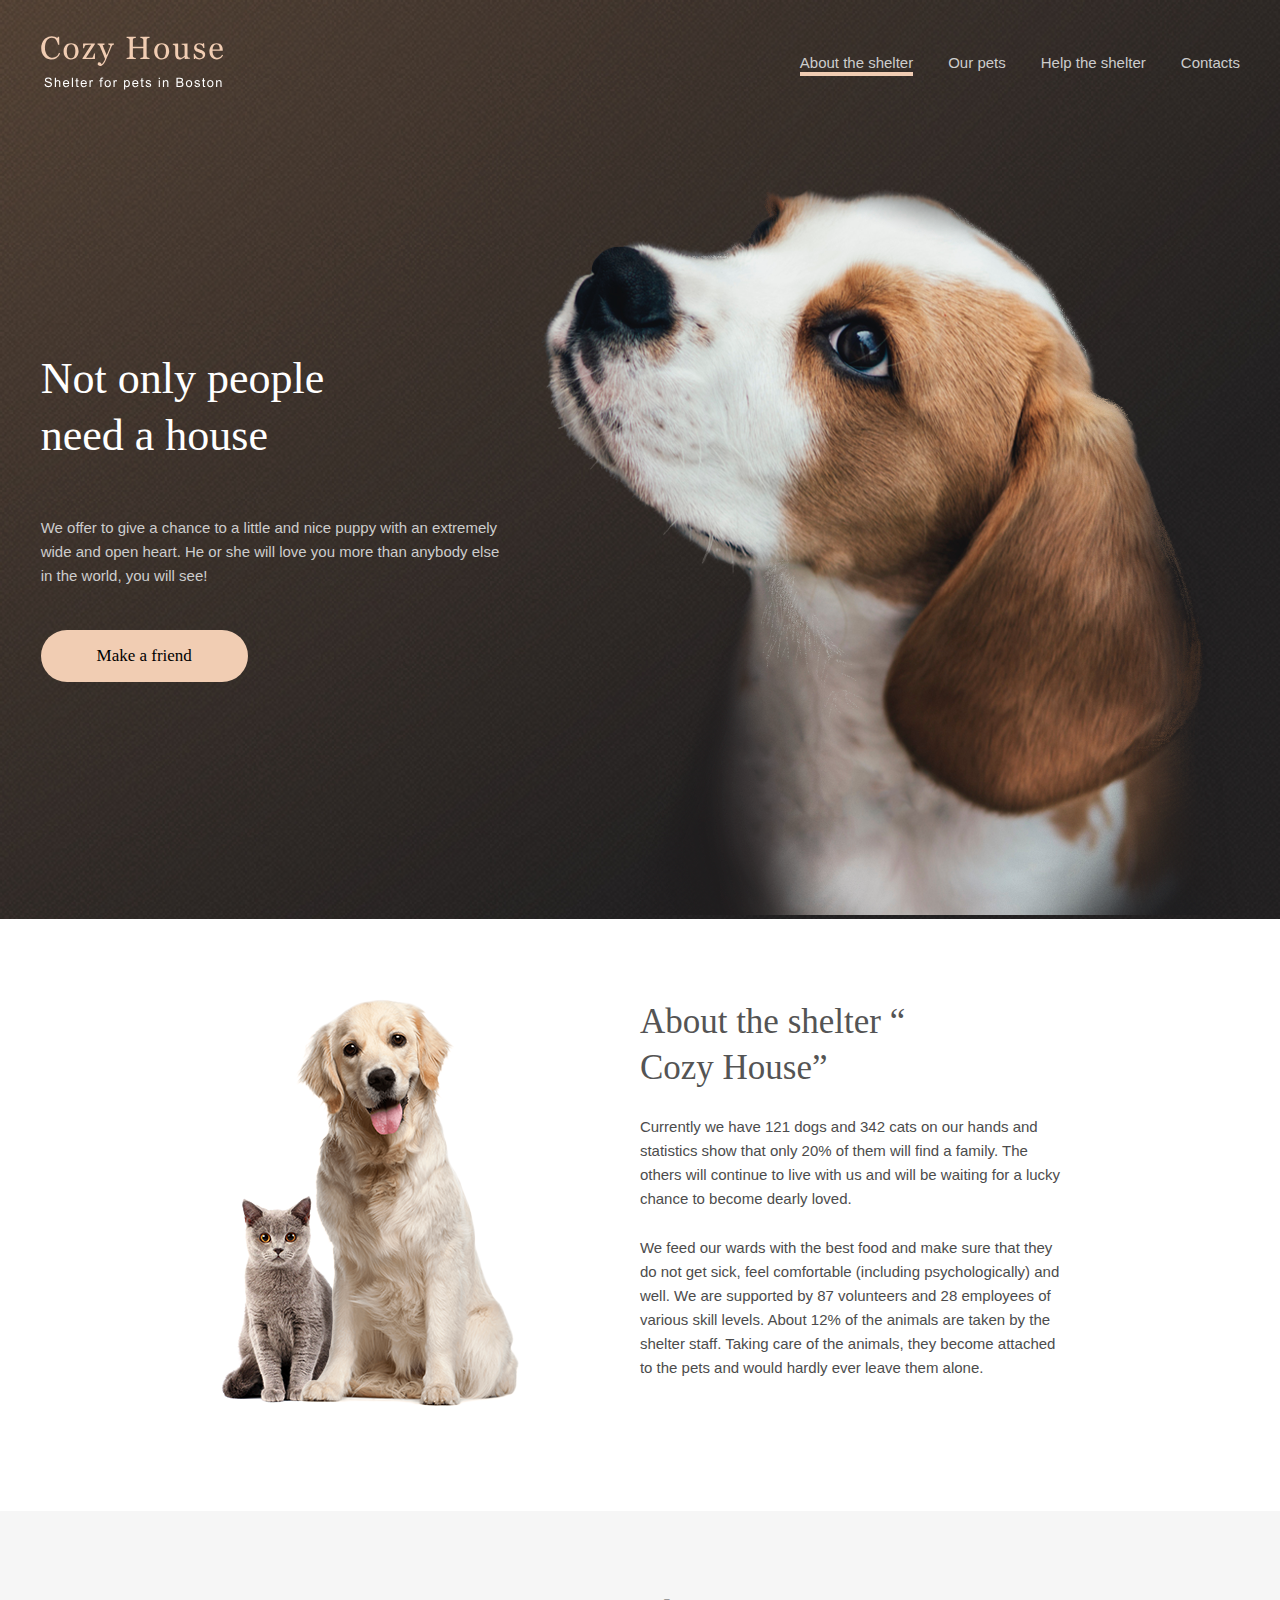
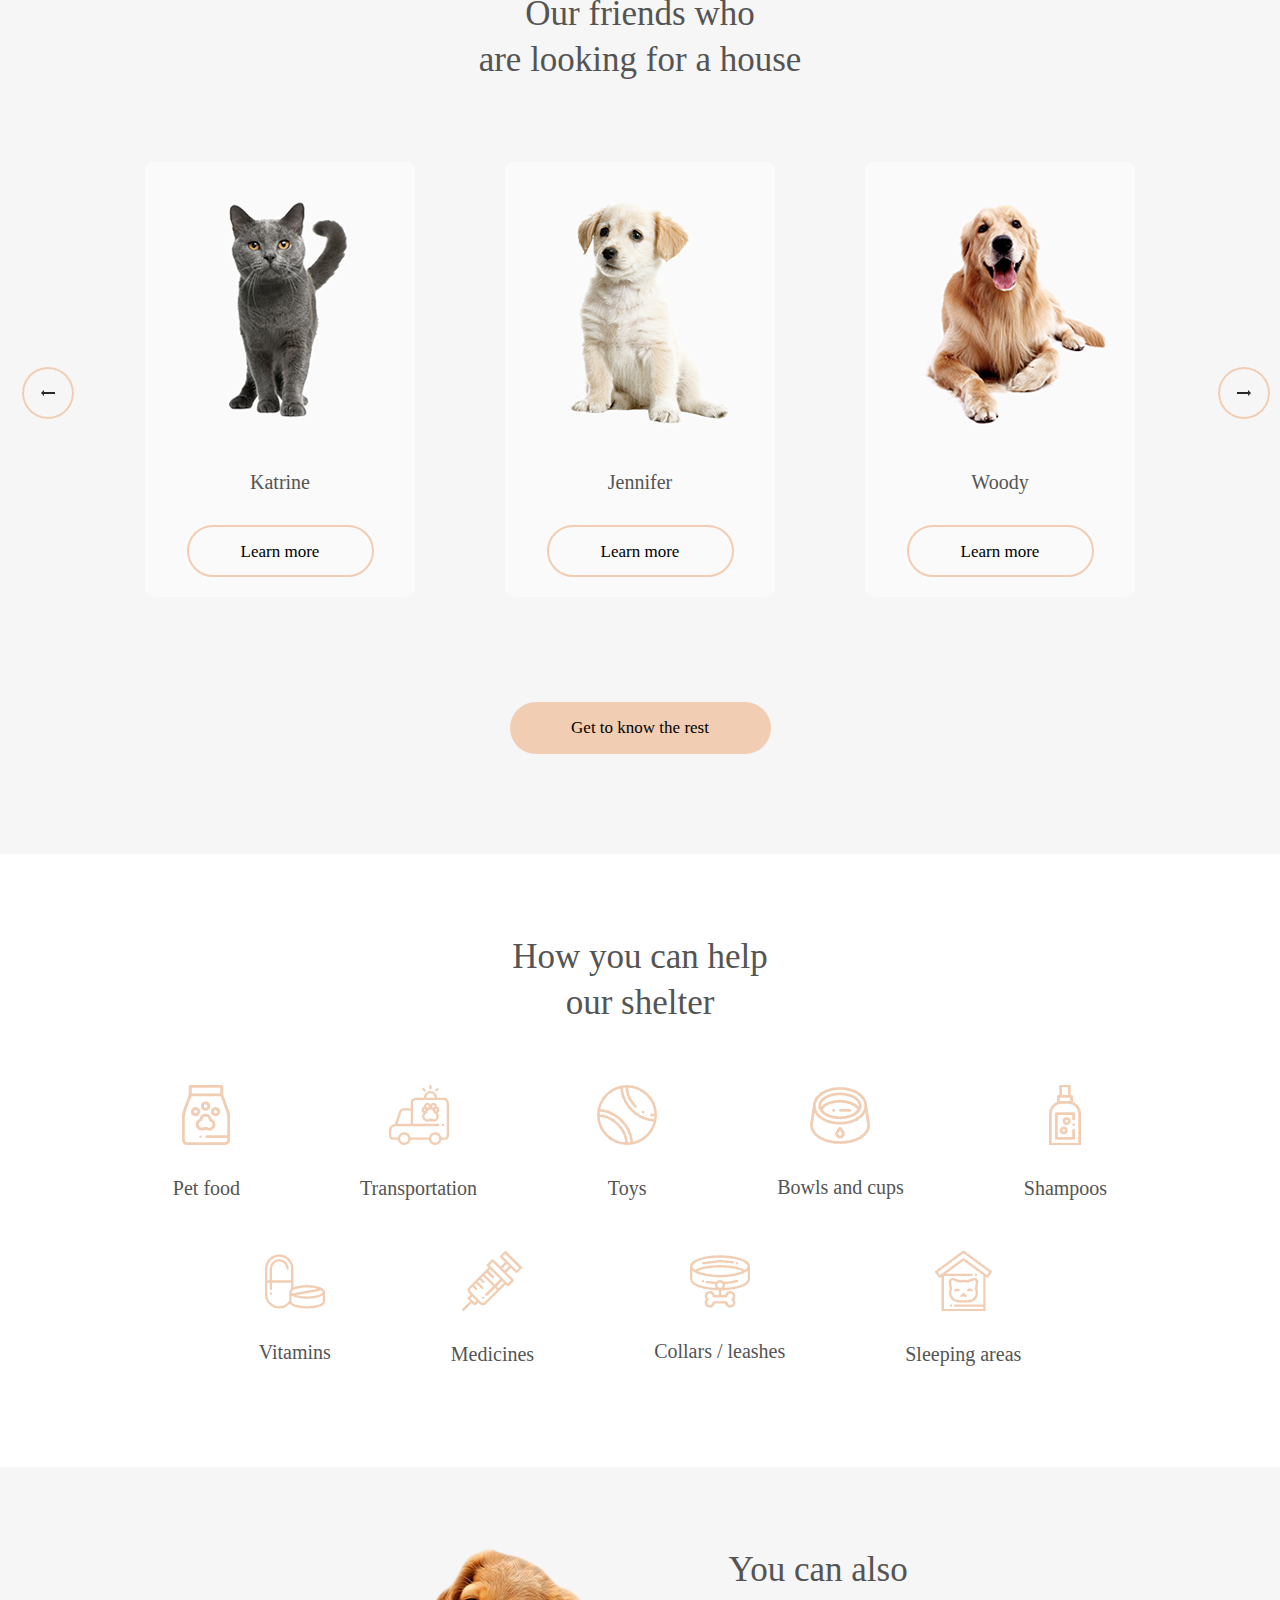
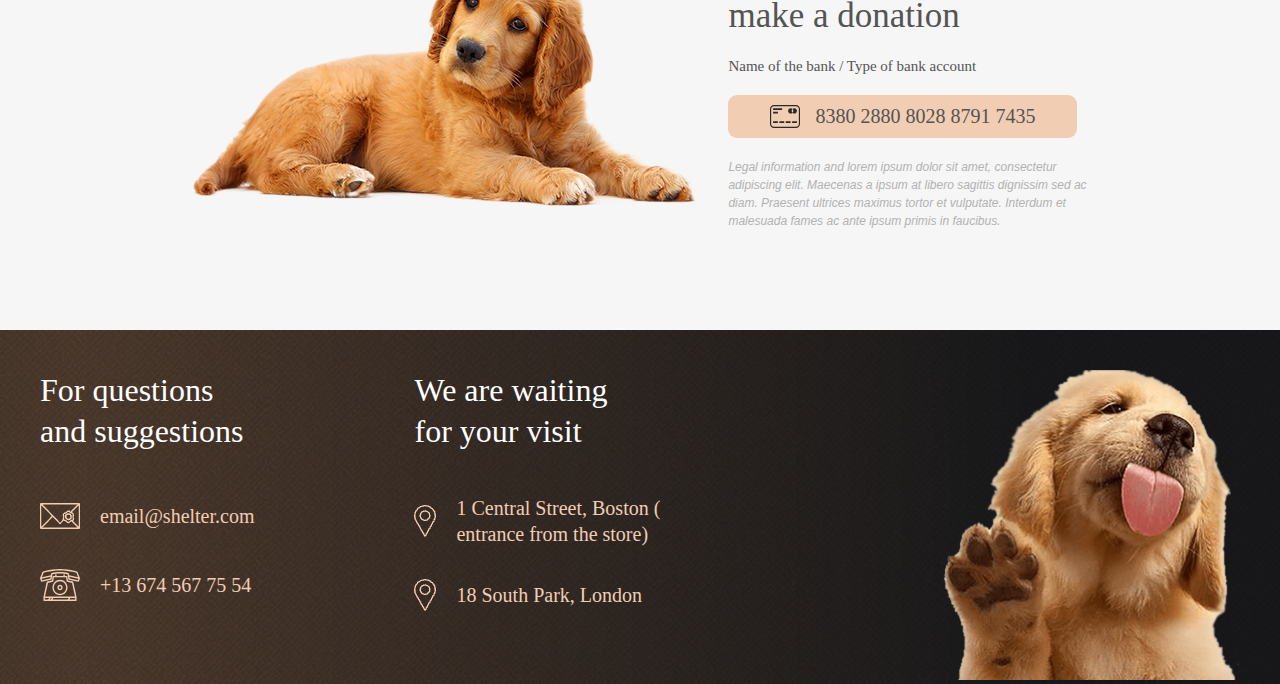
<file: shelter/index.html>
<!-- @format -->

<!DOCTYPE html>
<html lang="en">
  <head>
    <meta charset="UTF-8" />
    <meta name="viewport" content="width=device-width, initial-scale=1.0" />
    <title>Shelter</title>
    <link rel="stylesheet" href="style.css" />
  </head>
  <body>
    <div class="main-container">
      <header class="app-header">
        <div class="app-header__components">
          <div class="app-header__components__title">
            <a href="index.html"
              ><img src="./images/Logo.svg" alt="logo" class="header-img"
            /></a>
          </div>
          <button class="burger-btn" id="burger-btn">
            <span class="btn-span"></span><span class="btn-span"></span
            ><span class="btn-span"></span>
          </button>
          <div class="app-header__components__set-of-links">
            <div>
              <a
                href="#about"
                class="ind-link app-header__components__set-of-links__link1"
                >About the shelter</a
              >
            </div>
            <div>
              <a
                href="./index2.html"
                class="app-header__components__set-of-links__link1"
                >Our pets</a
              >
            </div>
            <div>
              <a
                href="#help"
                class="app-header__components__set-of-links__link1"
                >Help the shelter</a
              >
            </div>
            <div>
              <a
                href="#contacts"
                class="app-header__components__set-of-links__link1"
                >Contacts</a
              >
            </div>
          </div>
        </div>

        <div class="not-only">
          <div class="first-page__content">
            <div class="first-page__content__left">
              <h1 class="app-header__content__left__title">
                Not only people<br />need a house
              </h1>
              <p class="app-header__content__left__subtitle">
                We offer to give a chance to a little and nice puppy with an
                extremely<br />wide and open heart. He or she will love you more
                than anybody else<br />in the world, you will see!
              </p>
              <button class="app-header__content__left__knopka" type="button">
                <span>Make a friend</span>
              </button>
            </div>
            <div class="first-page__content__right">
              <img
                src="./images/start-screen-puppy.png"
                alt="puppy-img"
                class="puppy-img"
              />
            </div>
          </div>
        </div>
      </header>
      <main>
        <div class="about" id="about">
          <div class="container1">
            <div class="container1-left">
              <img
                src="./images/about-pets.png"
                alt="about-pets-img"
                class="about-img"
              />
            </div>
            <div class="container1-right">
              <h2 class="h2-about">About the shelter “<br />Cozy House”</h2>
              <p class="p-about">
                Currently we have 121 dogs and 342 cats on our hands and<br />
                statistics show that only 20% of them will find a family. The<br />
                others will continue to live with us and will be waiting for a
                lucky<br />
                chance to become dearly loved.
              </p>
              <p class="p-about">
                We feed our wards with the best food and make sure that they<br />do
                not get sick, feel comfortable (including psychologically)
                and<br />
                well. We are supported by 87 volunteers and 28 employees of<br />
                various skill levels. About 12% of the animals are taken by
                the<br />
                shelter staff. Taking care of the animals, they become
                attached<br />to the pets and would hardly ever leave them
                alone.
              </p>
            </div>
          </div>
        </div>
        <div class="our-friends">
          <div class="third-page_content">
            <h2 class="third-page_title">
              Our friends who<br />are looking for a house
            </h2>
            <div class="cards-container">
              <button type="button" class="container-btn dekstop-btn btn-back">
                <img
                  src="./images/button_arrow_left.png"
                  alt="btn-left"
                  class="img-slider-back"
                />
              </button>
              <div class="cards-slider">
                <div class="slider-line">
                  <div class="card1">
                    <a href="#" class="card katrine-card">
                      <div class="card-img">
                        <img src="./images/pets-katrine.png" alt="cat-img" />
                      </div>
                      <div class="card-name">
                        <h4>Katrine</h4>
                      </div>
                      <div>
                        <button type="button" class="card-btn">
                          <span>Learn more</span>
                        </button>
                      </div>
                    </a>
                  </div>
                  <div class="card2">
                    <a href="#" class="card jennifer-card">
                      <div class="card-img">
                        <img src="./images/pets-jennifer.png" alt="puppy-img" />
                      </div>
                      <div class="card-name">
                        <h4>Jennifer</h4>
                      </div>
                      <div>
                        <button type="button" class="card-btn">
                          <span>Learn more</span>
                        </button>
                      </div>
                    </a>
                  </div>
                  <div class="card3">
                    <a href="#" class="card woody-card">
                      <div class="card-img">
                        <img src="./images/pets-woody.png" alt="dog-img" />
                      </div>
                      <div class="card-name">
                        <h4>Woody</h4>
                      </div>
                      <div>
                        <button type="button" class="card-btn">
                          <span>Learn more</span>
                        </button>
                      </div>
                    </a>
                  </div>
                  <div class="card4">
                    <a href="#" class="card sophia-card">
                      <div class="card-img">
                        <img src="./images/pets-katrine2.png" alt="puppy-img" />
                      </div>
                      <div class="card-name">
                        <h4>Sophia</h4>
                      </div>
                      <div>
                        <button type="button" class="card-btn">
                          <span>Learn more</span>
                        </button>
                      </div>
                    </a>
                  </div>
                  <div class="card5">
                    <a href="#" class="card timmy-card">
                      <div class="card-img">
                        <img src="./images/pets-timmy.png" alt="cat-img" />
                      </div>
                      <div class="card-name">
                        <h4>Timmy</h4>
                      </div>
                      <div>
                        <button type="button" class="card-btn">
                          <span>Learn more</span>
                        </button>
                      </div>
                    </a>
                  </div>
                  <div class="card6">
                    <a href="#" class="card charly-card">
                      <div class="card-img">
                        <img src="./images/pets-charly.png" alt="dog-img" />
                      </div>
                      <div class="card-name">
                        <h4>Charly</h4>
                      </div>
                      <div>
                        <button type="button" class="card-btn">
                          <span>Learn more</span>
                        </button>
                      </div>
                    </a>
                  </div>
                  <div class="card7">
                    <a href="#" class="card pred-last-card">
                      <div class="card-img">
                        <img src="./images/pets-scarlet.png" alt="dog-img" />
                      </div>
                      <div class="card-name">
                        <h4>Scarlet</h4>
                      </div>
                      <div>
                        <button type="button" class="card-btn">
                          <span>Learn more</span>
                        </button>
                      </div>
                    </a>
                  </div>
                  <div class="card8">
                    <a href="#" class="card last-card">
                      <div class="card-img">
                        <img src="./images/pets-katrine3.png" alt="cat-img" />
                      </div>
                      <div class="card-name">
                        <h4>Freddie</h4>
                      </div>
                      <div>
                        <button type="button" class="card-btn">
                          <span>Learn more</span>
                        </button>
                      </div>
                    </a>
                  </div>
                </div>
              </div>
              <button type="button" class="container-btn dekstop-btn btn-next">
                <img
                  src="./images/button_arrow_right.png"
                  alt="btn-right"
                  class="img-slider-next"
                />
              </button>
              <div class="mobile-buttons">
                <button type="button" class="container-btn">
                  <img src="./images/button_arrow_left.png" alt="btn-left" />
                </button>
                <button type="button" class="container-btn">
                  <img src="./images/button_arrow_right.png" alt="btn-right" />
                </button>
              </div>
            </div>
            <button
              class="button2"
              type="button"
              onclick="window.location.href='index2.html';"
            >
              <span>Get to know the rest</span>
            </button>
          </div>
        </div>
        <div class="help" id="help">
          <div class="fourth-page_content">
            <div>
              <h2 class="fourth-page_title">
                How you can help<br />our shelter
              </h2>
            </div>
            <div class="icons">
              <figure class="icon-fig">
                <img
                  src="./images/Vector1.png"
                  alt="vector-icon"
                  class="icon-image"
                />
                <figcaption>Pet food</figcaption>
              </figure>
              <figure class="icon-fig">
                <img
                  src="./images/transportation.png"
                  alt="transport-icon"
                  class="icon-image"
                />
                <figcaption>Transportation</figcaption>
              </figure>

              <figure class="icon-fig">
                <img
                  src="./images/toys.png"
                  alt="toy-icon"
                  class="icon-image"
                />
                <figcaption>Toys</figcaption>
              </figure>

              <figure class="icon-fig">
                <img
                  src="./images/bowls-and-cups.png"
                  alt="bowls-icon"
                  class="icon-image"
                />
                <figcaption>Bowls and cups</figcaption>
              </figure>

              <figure class="icon-fig">
                <img
                  src="./images/shampoos.png"
                  alt="shampoos-icon"
                  class="icon-image"
                />
                <figcaption>Shampoos</figcaption>
              </figure>

              <figure class="icon-fig">
                <img
                  src="./images/vitamins.png"
                  alt="vitamins-icon"
                  class="icon-image"
                />
                <figcaption>Vitamins</figcaption>
              </figure>

              <figure class="icon-fig">
                <img
                  src="./images/medicines.png"
                  alt="medicines-icon"
                  class="icon-image"
                />
                <figcaption>Medicines</figcaption>
              </figure>

              <figure class="icon-fig">
                <img
                  src="./images/collars-or-leashes.png"
                  alt="collars-icon"
                  class="icon-image"
                />
                <figcaption>Collars / leashes</figcaption>
              </figure>

              <figure class="icon-fig">
                <img
                  src="./images/sleeping-area.png"
                  alt="sleeping-area-icon"
                  class="icon-image"
                />
                <figcaption>Sleeping areas</figcaption>
              </figure>
            </div>
          </div>
        </div>
        <div class="in-addition">
          <div class="fifth-page-content">
            <div class="left-cont">
              <img
                src="./images/donation-dog.png"
                alt="donation-dog-img"
                class="donation-dog-img"
              />
            </div>
            <div class="right-cont">
              <h2 class="fifth-subtitle">You can also<br />make a donation</h2>
              <p class="fifth-page-info">
                Name of the bank / Type of bank account
              </p>
              <button type="button" class="fifth-page-button">
                <img src="./images/credit-card.svg" alt="card-logo" />
                <span>8380 2880 8028 8791 7435</span>
              </button>
              <p class="more-info">
                Legal information and lorem ipsum dolor sit amet, consectetur<br />
                adipiscing elit. Maecenas a ipsum at libero sagittis dignissim
                sed ac<br />diam. Praesent ultrices maximus tortor et vulputate.
                Interdum et<br />malesuada fames ac ante ipsum primis in
                faucibus.
              </p>
            </div>
          </div>
        </div>
      </main>
      <footer class="footer-page" id="contacts">
        <div class="footer-content">
          <div class="footer-text">
            <div class="footer-content-left">
              <h3 class="footer-st1">For questions<br />and suggestions</h3>
              <a href="mailto: email@shelter.com" class="footer-link">
                <img src="./images/mail.png" alt="mail-img" />
                <h4 class="link-info">email@shelter.com</h4>
              </a>
              <a href="tel: +13 674 567 75 54" class="footer-link">
                <img src="./images/icon-phone.svg" alt="tel-img" />
                <h4 class="link-info">+13 674 567 75 54</h4>
              </a>
            </div>
            <div class="footer-content-center">
              <h3 class="footer-st2">We are waiting<br />for your visit</h3>
              <a
                href="https://maps.app.goo.gl/YFMHEsim9Vvk88Fv9"
                class="footer-link"
              >
                <img src="./images/pin.png" alt="pin-img" />
                <h4 class="link-info">
                  1 Central Street, Boston (<br />entrance from the store)
                </h4>
              </a>
              <a
                href="https://maps.app.goo.gl/QV4cGyuDRiHTwwyA6"
                class="footer-link"
              >
                <img src="./images/pin.png" alt="pin-img" />
                <h4 class="link-info">18 South Park, London</h4>
              </a>
            </div>
          </div>

          <div class="footer-content-right">
            <img
              src="./images/footer-puppy.png"
              alt="puppy-img"
              class="foot-img"
            />
          </div>
        </div>
      </footer>
    </div>
    <script type="module" src="main.js"></script>
  </body>
</html>
</file>
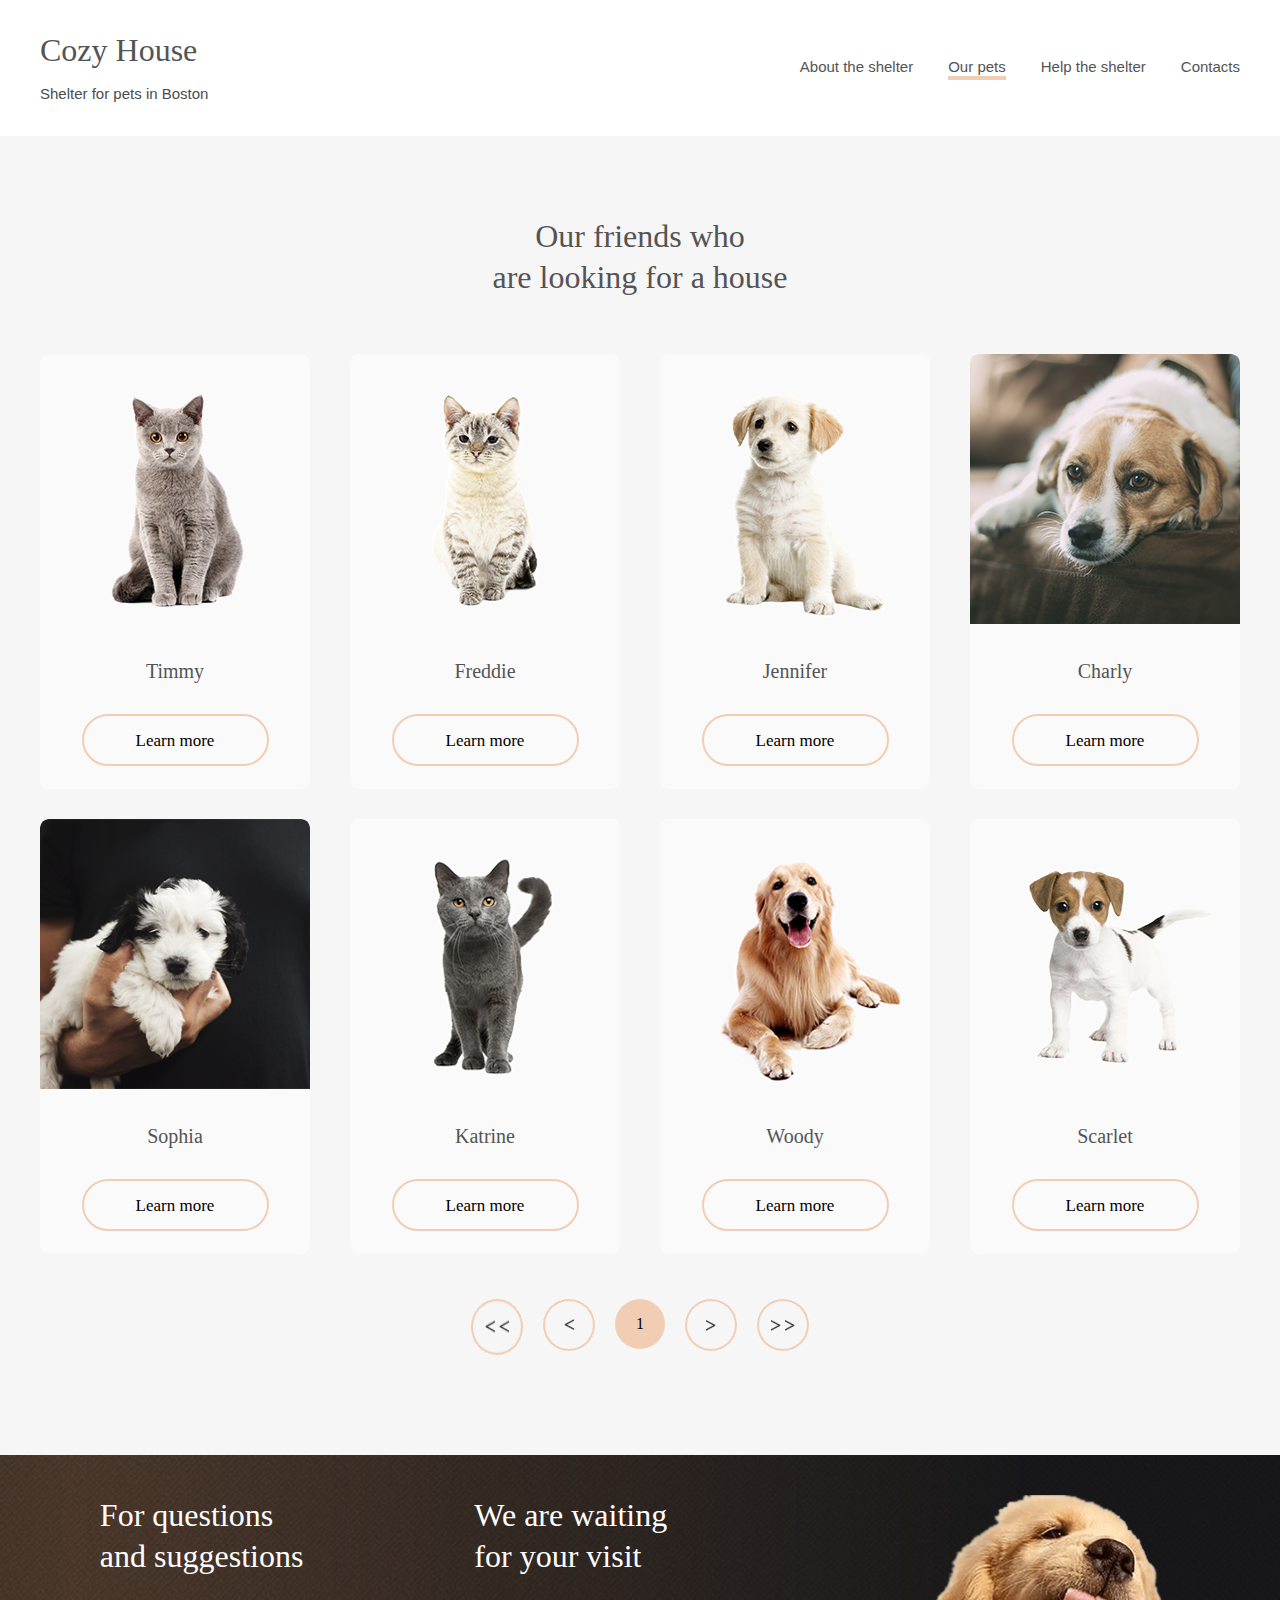
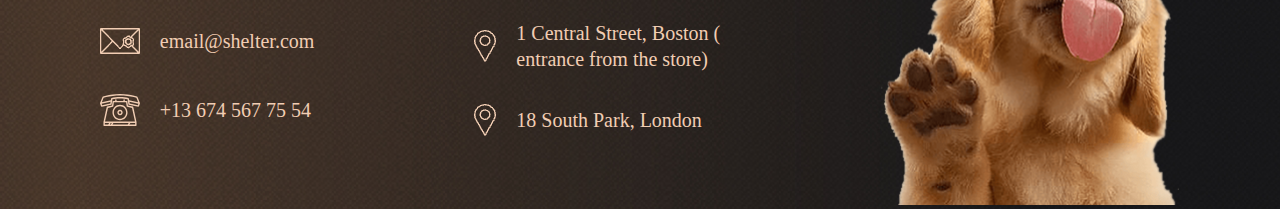
<file: shelter/index2.html>
<!-- @format -->

<!DOCTYPE html>
<html lang="en">
  <head>
    <meta charset="UTF-8" />
    <meta name="viewport" content="width=device-width, initial-scale=1.0" />
    <title>Our pets</title>
    <link rel="stylesheet" href="style2.css" />
  </head>
  <body>
    <header class="app-header">
      <div class="app-header__components">
        <div class="app-header__components__title">
          <a href="index.html" class="header-logo">
            <h3 class="header-logo-h3">Cozy House</h3>
            <p>Shelter for pets in Boston</p>
          </a>
        </div>
        <button class="burger-btn" id="burger-btn">
          <span class="btn-span"></span><span class="btn-span"></span
          ><span class="btn-span"></span>
        </button>
        <div class="app-header__components__set-of-links">
          <div>
            <a
              href="./index.html"
              class="app-header__components__set-of-links__link1"
              >About the shelter</a
            >
          </div>
          <div>
            <a href="#pets" class="ind-link">Our pets</a>
          </div>
          <div>
            <a href="#help" class="app-header__components__set-of-links__link1"
              >Help the shelter</a
            >
          </div>
          <div>
            <a
              href="#contacts"
              class="app-header__components__set-of-links__link1"
              >Contacts</a
            >
          </div>
        </div>
      </div>
    </header>
    <main class="our-friends">
      <div class="pets-card-container">
        <h3 class="cont-title">
          Our friends who<br />
          are looking for a house
        </h3>

        <div class="cards-pets" id="cards-container"></div>

        <div class="nav-cards pagination-buttons" id="pagination">
          <img
            src="./images/button_paginator4.png"
            alt="nav-double-left"
            class="nav-double-left"
          />

          <div class="btn-pag-back">
            <img
              src="./images/button_paginator2.png"
              alt="nav-left"
              class="nav-left"
            />
          </div>
          <span class="page-number" id="page-number">1</span>
          <div class="btn-pag-next">
            <img
              src="./images/button_paginator2.png"
              alt="nav-right"
              class="nav-right navBtn"
            />
          </div>
          <div class="last-btn">
            <img
              src="./images/button_paginator4.png"
              alt="nav-double-right"
              class="nav-double-right navBtn"
            />
          </div>
        </div>
      </div>
    </main>
    <footer class="footer-page" id="contacts">
      <div class="footer-content">
        <div class="footer-text">
          <div class="footer-content-left">
            <h3 class="footer-st1">For questions<br />and suggestions</h3>
            <a href="mailto: email@shelter.com" class="footer-link">
              <img src="./images/mail.png" alt="mail-img" />
              <h4 class="link-info">email@shelter.com</h4>
            </a>
            <a href="tel: +13 674 567 75 54" class="footer-link">
              <img src="./images/icon-phone.svg" alt="tel-img" />
              <h4 class="link-info">+13 674 567 75 54</h4>
            </a>
          </div>
          <div class="footer-content-center">
            <h3 class="footer-st2">We are waiting<br />for your visit</h3>
            <a
              href="https://maps.app.goo.gl/YFMHEsim9Vvk88Fv9"
              class="footer-link"
            >
              <img src="./images/pin.png" alt="pin-img" />
              <h4 class="link-info">
                1 Central Street, Boston (<br />entrance from the store)
              </h4>
            </a>
            <a
              href="https://maps.app.goo.gl/QV4cGyuDRiHTwwyA6"
              class="footer-link"
            >
              <img src="./images/pin.png" alt="pin-img" />
              <h4 class="link-info">18 South Park, London</h4>
            </a>
          </div>
        </div>

        <div class="footer-content-right">
          <img src="./images/footer-puppy.png" alt="puppy-img" />
        </div>
      </div>
    </footer>
    <script type="module" src="main.js"></script>
  </body>
</html>

<!-- <a href="#" class="card">
            <div class="card-img">
              <img src="./images/pets-katrine.png" alt="cat-img" />
            </div>
            <div class="card-name">
              <h4>Katrine</h4>
            </div>
            <div>
              <button type="button" class="card-btn">
                <span>Learn more</span>
              </button>
            </div>
          </a>
          <a href="#" class="card">
            <div class="card-img">
              <img src="./images/pets-jennifer.png" alt="puppy-img" />
            </div>
            <div class="card-name">
              <h4>Jennifer</h4>
            </div>
            <div>
              <button type="button" class="card-btn">
                <span>Learn more</span>
              </button>
            </div>
          </a>
          <a href="#" class="card">
            <div class="card-img">
              <img src="./images/pets-woody.png" alt="dog-img" />
            </div>
            <div class="card-name">
              <h4>Woody</h4>
            </div>
            <div>
              <button type="button" class="card-btn">
                <span>Learn more</span>
              </button>
            </div>
          </a>
          <a href="#" class="card sophia-card">
            <div class="card-img">
              <img src="./images/pets-katrine2.png" alt="puppy-img" />
            </div>
            <div class="card-name">
              <h4>Sophia</h4>
            </div>
            <div>
              <button type="button" class="card-btn">
                <span>Learn more</span>
              </button>
            </div>
          </a>
          <a href="#" class="card timmy-card">
            <div class="card-img">
              <img src="./images/pets-timmy.png" alt="cat-img" />
            </div>
            <div class="card-name">
              <h4>Timmy</h4>
            </div>
            <div>
              <button type="button" class="card-btn">
                <span>Learn more</span>
              </button>
            </div>
          </a>
          <a href="#" class="card charly-card">
            <div class="card-img">
              <img src="./images/pets-charly.png" alt="dog-img" />
            </div>
            <div class="card-name">
              <h4>Charly</h4>
            </div>
            <div>
              <button type="button" class="card-btn">
                <span>Learn more</span>
              </button>
            </div>
          </a>
          <a href="#" class="card pred-last-card">
            <div class="card-img">
              <img src="./images/pets-scarlet.png" alt="dog-img" />
            </div>
            <div class="card-name">
              <h4>Scarlet</h4>
            </div>
            <div>
              <button type="button" class="card-btn">
                <span>Learn more</span>
              </button>
            </div>
          </a>
          <a href="#" class="card last-card">
            <div class="card-img">
              <img src="./images/pets-katrine3.png" alt="cat-img" />
            </div>
            <div class="card-name">
              <h4>Freddie</h4>
            </div>
            <div>
              <button type="button" class="card-btn">
                <span>Learn more</span>
              </button>
            </div>
          </a> -->
</file>
<file: shelter/style.css>
* {
    box-sizing: border-box;
    scroll-behavior: smooth;
}

body, p, h1, h2, h3, h4, figure {
    padding: 0;
    margin: 0;
}


h1 {
    font-family: Georgia, "Times New Roman", Times, serif;
    font-weight: 400;
    font-size: 44px;
    line-height: 130%;
    color: rgb(255, 255, 255);
    margin-bottom: 10px;
}

h2 {
    color: rgb(84, 84, 84);
    font-family: Georgia,
            "Times New Roman",
            Times,
            serif;
    font-size: 35px;
    font-weight: 400; 
    line-height: 130%;
    letter-spacing: 0px;
    text-align: left;
    text-decoration: none;
        
}

p {
    color: rgb(76, 76, 76);
    font-family: Arial, Helvetica, sans-serif;
    font-size: 15px;
    font-weight: 400;
    line-height: 160%;
    letter-spacing: 0px;
    text-decoration: none;
}

h3 {
    font-family: Georgia, "Times New Roman", Times, serif;
    font-weight: 400;
    font-size: 32px;
    line-height: 130%;
    color: #f1cdb3;
    margin-bottom: 10px;
}

h4 {
    font-family: Georgia, "Times New Roman", Times, serif;
    font-weight: 400;
    font-size: 20px;
    line-height: 130%;
    color: rgb(84, 84, 84);
}

a {
    color: rgb(205, 205, 205);
    font-family: Arial;
    font-size: 15px;
    font-weight: 400;
    line-height: 160%;
    letter-spacing: 0px;
    text-align: left;
    text-decoration: none;
}



.app-header {
    width: 100%;
    padding: 30px 40px 0px;
    background-image: url(./images/start-screen-gradient-background.jpeg);
    background-repeat: no-repeat;
    background-size: cover;
}


.app-header__components {
    display: flex;
    justify-content: space-between;
    align-items: center;
    padding-bottom: 90px;
}

.app-header__components__set-of-links {
    display: flex;
    gap: 35px;
}

.ind-link {
    border-bottom: 4px solid rgb(241, 205, 179);
        height: 25px;
        display: flex;
        flex-direction: column;
        position: relative;
}

.burger-btn {
    display: none;
}

.app-header__components__set-of-links__link1 {
    display: flex;
    flex-direction: column;
    position: relative;
}

.app-header__components__set-of-links__link1::after {
    content: "";
    position: absolute;
    bottom: -1px;
    left: 0;
    width: 100%;
    height: 3px;
    background-color: rgb(241, 205, 179);
    opacity: 0;
    transition: opacity 0.3s;
}

.app-header__components__set-of-links__link1:hover::after {
    opacity: 1;
}



.mobile-buttons {
    display: none;
}


.first-page__content {
    display: flex;
    justify-content: center;
    gap: 42px;
   
}


.first-page__content__left {
    padding-top: 163px;
    display: flex;
    flex-direction: column;
    gap: 42px;
    
}

.app-header__content__left__subtitle {
    font-family: Arial;
    font-size: 15px;
    line-height: 160%;
    color: rgb(205, 205, 205);
}

.app-header__content__left__knopka {
    width: 207px;
    height: 52px;
    padding: 15px 45px 15px 45px;
    background-color: rgb(241, 205, 179);
    border-radius: 100px;
    border: none;
    cursor: pointer;
    font-family: Georgia;
    font-size: 17px;
    transition: transform 0.3s;
}

.app-header__content__left__knopka:hover {
    background-color: rgb(179,
        117,
        73);
    color: white;
    transform: scale(1.1);
}

.about {
    background: rgb(255, 255, 255);;
}

.container1 {
    display: flex;
    gap: 120px;
    justify-content: center;
    margin-top: 80px;
    margin-bottom: 100px;
}

.container1-right {
    display: flex;
    flex-direction: column;
    gap: 25px;
}

.our-friends {
    background: rgb(246, 246, 246);
}

.third-page_title {
    text-align: center;
}

.third-page_content {
    display: flex;
    align-items: center;
    flex-direction: column;
    gap: 60px;
    padding-top: 80px;
    padding-bottom: 100px;
}

.button2 {
    width: 261px;
    height: 52px;
    left: 470px;
    top: 645px;
    padding: 15px 45px 15px 45px;
    border: none;
    border-radius: 100px;
    background: rgb(241, 205, 179);
    cursor: pointer;
    font-family: Georgia;
    font-size: 17px;
    transition: transform 0.3s;
    
}

.button2:hover {
    background-color: rgb(179,
            117,
            73);
    color: white;
    transform: scale(1.1);
}

.cards-container {
    display: flex;
    gap: 7px;
    align-items: center;
}

.container-btn {
    border: none;
    cursor: pointer;
    width: 52px;
    height: 52px;
    background: rgb(246, 246, 246);
    z-index: 1;
}

.cards-slider {
    width: 1030px;
    height: 500px;
    margin-right: 50px;
    margin-left: 50px;
    overflow: hidden;
}

.slider-line {
    height: 435px;
    width: 2160px;
    margin: 20px;
    display: flex;
    gap: 90px;
    position: relative;
    left: 0;
    transition: all ease 1s;
}

.card {
    width: 270px;
    height: 435px;
    background: rgb(250, 250, 250);
    border-radius: 9px;
    display: flex;
    flex-direction: column;
    align-items: center;
    gap: 30px;
    transition: transform 0.3s;
}




.katrine-card:hover,
.jennifer-card:hover,
.woody-card:hover, .sophia-card:hover, .timmy-card:hover, .charly-card:hover, .pred-last-card:hover, .last-card:hover {
    color: white;
    transform: scale(1.1);
}



.card-btn {
    width: 187px;
    height: 52px;
    padding: 15px 45px 15px 45px;
    box-sizing: border-box;
    border: 2px solid rgb(241, 205, 179);
    border-radius: 100px;
    cursor: pointer;
    background: rgb(250, 250, 250);
    font-family: Georgia, 'Times New Roman', Times, serif;
    font-size: 17px;
    transition: transform 0.3s;
}

.card-btn:hover {
    background-color: rgb(179,
            117,
            73);
    color: white;
    transform: scale(1.1);
    
}

.fourth-page_content {
    display: flex;
    flex-direction: column;
    align-items: center;
    gap: 60px;
    margin: 80px 40px 100px 40px;
    
}

.fourth-page_title {
    text-align: center;
}

.icons {
    display: flex;
    flex-wrap: wrap;
    justify-content: center;
    align-items: center;
    row-gap: 50px;
    column-gap: 120px;
    box-sizing: content-box;
    max-width: 1026px;
}

.icon-fig {
    display: flex;
    flex-direction: column;
    align-items: center;
    justify-content: center;
    gap: 30px;
    font-family: Georgia, "Times New Roman", Times, serif;
    font-weight: 400;
    font-size: 20px;
    line-height: 130%;
    color: rgb(84, 84, 84);
}

.in-addition {
    background: rgb(246, 246, 246);
}

.fifth-page-content {
    display: flex;
    justify-content: center;
    gap: 30px;
    padding: 80px 182px 100px;
}

.right-cont {
    display: flex;
    flex-direction: column;
    gap: 20px;
}

.fifth-page-info {
    font-family: Georgia, "Times New Roman", Times, serif;
    color: rgb(84, 84, 84);
    font-weight: 400;
    line-height: 110%;
    letter-spacing: 6%;
    text-align: left;
}
 
.fifth-page-button {
    display: flex;
    justify-content: center;
    align-items: center;
    gap: 15px;
    width: 349px;
    height: 43px;
    align-items: center;
    border: none;
    border-radius: 9px;
    background: rgb(241, 205, 179);
    color: rgb(84, 84, 84);
    font-family: Georgia, "Times New Roman", Times, serif;
    font-size: 20px;
    font-weight: 400;
    line-height: 115%;
    letter-spacing: 6%;
    cursor: pointer;
}

.fifth-page-button:hover {
    background-color: rgb(179,
            117,
            73);
    color: white;

}

.more-info {
    color: rgb(178, 178, 178);
        font-family: Arial;
        font-style: italic;
        font-size: 12px;
        font-weight: 400;
        line-height: 18px;
        letter-spacing: 0px;
        text-align: left;
}

.footer-page {
    background-image: url(./images/footer-gradient-background.jpeg);
    background-repeat: no-repeat;
    background-size: cover;
}

.footer-text {
    display: flex;
    gap: 160px;
}

.footer-content {
    display: flex;
    justify-content: space-between;
    padding: 40px 40px 0px;
}

.footer-content-left {
    display: flex;
    flex-direction: column;
    gap: 40px;
}

.footer-st1 {
    color: rgb(255, 255, 255);
}

.footer-content-center {
    display: flex;
    flex-direction: column;
    gap: 32px;
}

.footer-st2 {
    color: rgb(255, 255, 255);
}

.link-info {
    color: rgb(241, 205, 179);
}

.footer-link {
    display: flex;
    gap: 20px;
    align-items: center;
}


@media (min-width: 768px) and (max-width: 1279px) {
    .app-header__components {
        display: flex;
        justify-content: space-between;
        align-items: center;
        padding-bottom: 0px;
    }

    .first-page__content {
        display: flex;
        flex-direction: column;
        justify-content: center;
        align-items: center;
        gap: 42px;
    }

    .first-page__content__left {
        display: flex;
        flex-direction: column;
        gap: 42px;
        padding-top: 0;
        margin-top: 60px;
    }

    .puppy-img {
        width: 569px;
        height: 593px;
    }

    .container1 {
        display: flex;
        flex-direction: column-reverse;
        justify-content: center;
        align-items: center;
    }

    .third-page_content {
        display: flex;
        align-items: center;
        flex-direction: column;
        gap: 60px;
        padding: 80px 30px 100px;
    }

    .container-btn, .dekstop-btn {
        width: 40px;
        height: 40px;
        margin: 0;
        padding: 0;
    }

    .cards-container {
        display: flex;
        justify-content: space-between;
        align-items: center;
        gap:0;
        
    }

    .cards-slider {
            width: 590px;
            height: 500px;
            overflow: hidden;
        }
    
    .slider-line {
            height: 500px;
            margin: 0;
            width: 2160px;
            display: flex;
            gap: 50px;
            position: relative;
            left: 0;
            transition: all ease 1s;
        }

    .img-slider-next, .img-slider-back {
        width: 40px;
        height: 40px;
    }

    .cards {
        display: flex;
        gap: 40px;
    }

    

    .fifth-page-content {
        display: flex;
        flex-direction: column-reverse;
        align-items: center;
    }

    .footer-content {
        display: flex;
        flex-direction: column;
        gap: 65px;
        align-items: center;
        padding: 40px 40px 0px;
    }
}

@media (min-width: 320px) and (max-width: 768px) {
    .app-header__components {
        display: flex;
        justify-content: space-between;
        align-items: center;
        padding-bottom: 0px;
    }

    .app-header__content__left__title {
        font-size: 25px;
        margin-top: 60px;
        text-align: center;
    }

    .app-header__content__left__subtitle {
        text-align: center;
    }

    .burger-btn {
        display: block;
        position: relative;
        width: 30px;
        height: 22px;
        border: none;
        cursor: pointer;
        background-color: transparent;
        z-index: 2;
        
     }

    .btn-span {
        
        position: absolute;
        width: 30px;
        border: 2px solid rgb(241, 205, 179);
        right: 0;
        transition: transform .5s;

    }

    .btn-span:nth-child(1) {
        transform: translateY(-11px);
    }

    .btn-span:nth-child(3) {
            transform: translateY(10px);
        }

    a {
        font-size: 32px;
        font-weight: 400;
        line-height: 160%;
    }    

    .app-header__components__set-of-links {
        position: fixed;
        right: -320px;
        top: 0;
        display: flex;
        flex-direction: column;
        align-items: center;
        gap: 40px;
        padding-top: 248px;
        background-image: url(./images/background-burger.png);
        width: 320px;
        height: 823px;
        transition: transform .5s ;
        
    }

        .ind-link {
            border-bottom: 3px solid rgb(241, 205, 179);
            display: flex;
            width: 243px;
            flex-direction: column-reverse;
            position: relative;
        }


    .app-header.open .app-header__components__set-of-links {
            transform: translateX(-100%);
    
        }
    .app-header.open .btn-span:nth-child(1) {
        transform: rotate(-90.00deg) translateY(-11px);
    }

    .app-header.open .btn-span:nth-child(2) {
            transform: rotate(-90.00deg);
    }

    .app-header.open .btn-span:nth-child(3) {
            transform: rotate(-90.00deg) translateY(11px);
    }
        

    .first-page__content {
        display: flex;
        flex-direction: column;
        justify-content: center;
        align-items: center;
        gap: 42px;
    }

    .first-page__content__left {
        display: flex;
        flex-direction: column;
        justify-content: center;
        align-items: center;
        gap: 42px;
        padding-top: 0;
    }

    .puppy-img {
        width: 260px;
        height: 271px;
    }

    .container1 {
        display: flex;
        flex-direction: column-reverse;
        justify-content: center;
        align-items: center;
    }

    .h2-about {
        color: rgb(84, 84, 84);
            font-family: Georgia;
            font-size: 25px;
            font-weight: 400;
            line-height: 130%;
            letter-spacing: 6%;
            text-align: center;
    }

    .p-about {
        color: rgb(76, 76, 76);
            font-family: Arial;
            font-size: 15px;
            font-weight: 400;
            line-height: 160%;
            letter-spacing: 0px;
            text-align: justify;
            padding-right: 15px;
            padding-left: 15px;
    }

    .about-img {
        width: 260px;
        height: 353px;
    }

    .third-page_content {
        display: flex;
        align-items: center;
        flex-direction: column;
        gap: 60px;
        padding-top: 80px;
        padding-bottom: 100px;
        padding: 80px 30px 100px;
    }

    .cards-container {
        display: flex;
        flex-direction: column;
        justify-content: space-between;
        align-items: center;
        margin: 0;
        width: 100%;
    }

        .cards-slider {
            width: 270px;
            height: 500px;
            overflow: hidden;
        }
    
        .slider-line {
            height: 435px;
            margin: 0;
            width: 2160px;
            display: flex;
            gap: 0;
            position: relative;
            left: 0;
            transition: all ease 1s;
        }

    .cards {
        display: flex;
        gap: 40px;
    }

    .icon-image {
        width: 50px;
        height: 50px;
    }

    .icons {
        display: flex;
        flex-wrap: wrap;
        justify-content: center;
        align-items: center;
        row-gap: 20px;
        column-gap: 60px;
        box-sizing: content-box;
        max-width: 1026px;
    }

    .icon-fig {
        display: flex;
        flex-direction: column;
        align-items: center;
        justify-content: center;
        font-size: 15px;
    }

    .mobile-buttons {
        display: flex;
        justify-content: center;
        align-items: center;
        gap: 10px;
    }

    .dekstop-btn {
        display: none;
    }

    .fifth-page-content {
        display: flex;
        flex-direction: column-reverse;
        align-items: center;
        padding: 42px 10px 42px;
    }

    .donation-dog-img {
        width: 260px;
        height: 135px;
    }

    .fifth-page-button {
        gap: 5px;
        width: 281px;
            height: 43px;
            
            font-size: 15px;
    }

    .footer-content {
        display: flex;
        flex-direction: column;
        align-items: center;
        padding: 40px 40px 0px;
    }

    .footer-text {
        display: flex;
        flex-direction: column;
        align-items: center;
        justify-content: center;
    }

    .foot-img {
        width: 260px;
        height: 269px;
    }
}
</file>
<file: shelter/style2.css>
* {
    box-sizing: border-box;
    scroll-behavior: smooth;
}

body,
p,
h1,
h2,
h3,
h4,
figure {
    padding: 0;
    margin: 0;
}


h1 {
    font-family: Georgia, "Times New Roman", Times, serif;
    font-weight: 400;
    font-size: 44px;
    line-height: 130%;
    color: rgb(255, 255, 255);
    margin-bottom: 10px;
}

h2 {
    color: rgb(84, 84, 84);
    font-family: Georgia,
        "Times New Roman",
        Times,
        serif;
    font-size: 35px;
    font-weight: 400;
    line-height: 130%;
    letter-spacing: 0px;
    text-align: left;
    text-decoration: none;

}

p {
    color: rgb(76, 76, 76);
    font-family: Arial, Helvetica, sans-serif;
    font-size: 15px;
    font-weight: 400;
    line-height: 160%;
    letter-spacing: 0px;
    text-decoration: none;
}

h3 {
    font-family: Georgia, "Times New Roman", Times, serif;
    font-weight: 400;
    font-size: 32px;
    line-height: 130%;
    color: #f1cdb3;
    margin-bottom: 10px;
}

h4 {
    font-family: Georgia, "Times New Roman", Times, serif;
    font-weight: 400;
    font-size: 20px;
    line-height: 130%;
    color: rgb(84, 84, 84);
}

a {
    color: rgb(84, 84, 84);
    font-family: Arial;
    font-size: 15px;
    font-weight: 400;
    line-height: 160%;
    letter-spacing: 0px;
    text-align: left;
    text-decoration: none;
}

.app-header {
    background-color: rgb(255, 255, 255);
}

.header-logo-h3 {
    color: rgb(84, 84, 84);
}

.burger-btn {
    display: none;
}

.app-header__components {
    display: flex;
    justify-content: space-between;
    align-items: center;
    padding: 30px 40px 30px 40px;
}

.app-header__components__set-of-links {
    display: flex;
    gap: 35px;
}

.ind-link {
    border-bottom: 4px solid rgb(241, 205, 179);
    height: 25px;
    display: flex;
    flex-direction: column;
    position: relative;
}

.app-header__components__set-of-links__link1 {
    display: flex;
    flex-direction: column;
    position: relative;
}

.app-header__components__set-of-links__link1::after {
    content: "";
    position: absolute;
    bottom: -1px;
    left: 0;
    width: 100%;
    height: 3px;
    background-color: rgb(241, 205, 179);
    opacity: 0;
    transition: opacity 0.3s;
}

.app-header__components__set-of-links__link1:hover::after {
    opacity: 1;
}

.our-friends {
    background-color:rgb(246, 246, 246);
    display: flex;
    justify-content: center;
    align-items: center;
}

.cont-title{
    text-align: center;
    color: rgb(84, 84, 84);
}

.nav-cards {
    display: flex;
    gap: 20px;
}

.nav-double-left {
    cursor: pointer;
    transition: transform 0.3s;
    transform: rotate(180deg);
}

.nav-double-left:hover {
    transform: scale(1.1) rotate(180deg);
}

.navBtn {
    cursor: pointer;
    transition: transform 0.3s ;
}


.navBtn:hover {
    transform: scale(1.1) ;
}

.nav-left {
    cursor: pointer;
    transition: transform 0.3s;
    transform: rotate(180deg);
}

.nav-left:hover {
    transform: scale(1.1) rotate(180deg);
}

.page-number {
    display: inline-block;
        width: 50px;
        height: 50px;
        line-height: 50px;
        text-align: center;
        border-radius: 100px;
           
            background: rgb(241, 205, 179);
}



.pets-card-container {
    display: flex;
    flex-direction: column;
    gap: 45px;
    align-items: center;
    padding: 80px 40px 100px 40px;
    max-width: 1280px;
    justify-content: center;
}

.cards-pets {
    display: flex;
    flex-wrap: wrap;
    row-gap: 30px;
    column-gap: 40px;
    align-items: center;
    justify-content: center;

}

.card {
    width: 270px;
    height: 435px;
    background: rgb(250, 250, 250);
    border-radius: 9px;
    display: flex;
    flex-direction: column;
    align-items: center;
    gap: 30px;
    transition: transform 0.3s;
}

.card:hover {
    color: white;
    transform: scale(1.1);
}



.card-btn {
    width: 187px;
    height: 52px;
    padding: 15px 45px 15px 45px;
    box-sizing: border-box;
    border: 2px solid rgb(241, 205, 179);
    border-radius: 100px;
    cursor: pointer;
    background: rgb(250, 250, 250);
    font-family: Georgia, 'Times New Roman', Times, serif;
    font-size: 17px;
    transition: transform 0.3s;
}

.card-btn:hover {
    background-color: rgb(179,
            117,
            73);
    color: white;
    transform: scale(1.1);

}



.footer-page {
    background-image: url(./images/footer-gradient-background.jpeg);
    background-repeat: no-repeat;
    background-size: cover;
}

.footer-content {
    display: flex;
    gap: 160px;
    justify-content: center;
    padding-top: 40px;
}

.footer-content-left {
    display: flex;
    flex-direction: column;
    gap: 40px;
}

.footer-st1 {
    color: rgb(255, 255, 255);
}

.footer-content-center {
    display: flex;
    flex-direction: column;
    gap: 32px;
}

.footer-st2 {
    color: rgb(255, 255, 255);
}

.link-info {
    color: rgb(241, 205, 179);
}

.footer-link {
    display: flex;
    gap: 20px;
    align-items: center;
}

.footer-text {
    display: flex;
    gap: 160px;
}

@media (min-width: 768px) and (max-width: 1279px) {
    .app-header__components {
        display: flex;
        justify-content: space-between;
        align-items: center;
    }

   .fifth-page-content {
       display: flex;
       flex-direction: column-reverse;
       align-items: center;
   }

   .last-card {
       position: absolute;
       left: -9999px;
   }

   .pred-last-card {
       position: absolute;
       left: -9999px;
   }

   .footer-content {
       display: flex;
       flex-direction: column;
       gap: 65px;
       align-items: center;
       padding: 40px 40px 0px;
   }
}

@media (min-width: 320px) and (max-width: 768px) {
    .app-header__components {
        display: flex;
        justify-content: space-between;
        align-items: center;
    }

        .burger-btn {
            display: block;
            position: relative;
            width: 30px;
            height: 22px;
            border: none;
            cursor: pointer;
            background-color: transparent;
            z-index: 2;
    
        }
    
        .btn-span {
    
            position: absolute;
            width: 30px;
            border: 2px solid rgb(0, 0, 0);
            right: 0;
            transition: transform .5s;
    
        }
    
        .btn-span:nth-child(1) {
            transform: translateY(-11px);
        }
    
        .btn-span:nth-child(3) {
            transform: translateY(10px);
        }
                a {
                    font-size: 32px;
                    font-weight: 400;
                    line-height: 160%;
                }

        .app-header__components__set-of-links {
            position: fixed;
            right: -320px;
            top: 0;
            display: flex;
            flex-direction: column;
            align-items: center;
            gap: 40px;
            padding-top: 248px;
            background-color: white;
            width: 320px;
            height: 823px;
            transition: transform .5s;
    
        }
    
        .ind-link {
            border-bottom: 3px solid rgb(241, 205, 179);
            display: flex;
            width: 128px;
            flex-direction: column-reverse;
            position: relative;
        }
    
    
        .app-header.open .app-header__components__set-of-links {
            transform: translateX(-100%);
    
        }
    
        .app-header.open .btn-span:nth-child(1) {
            transform: rotate(-90.00deg) translateY(-11px);
        }
    
        .app-header.open .btn-span:nth-child(2) {
            transform: rotate(-90.00deg);
        }
    
        .app-header.open .btn-span:nth-child(3) {
            transform: rotate(-90.00deg) translateY(11px);
        }

    .cont-title {
        font-size: 25px;
            font-weight: 400;
            line-height: 130%;
            letter-spacing: 6%;
            text-align: center;
    }

        .pets-card-container {
            padding: 42px 0 42px;
        }

        

                .last-card {
                    position: absolute;
                    left: -9999px;
                }
        
                .pred-last-card {
                    position: absolute;
                    left: -9999px;
                }

        .nav-cards {
                    display: flex;
                    gap: 10px;
                }

        .footer-content {
            display: flex;
            flex-direction: column;
            align-items: center;
            padding: 40px 40px 0px;
        }
    
        .footer-text {
            display: flex;
            flex-direction: column;
            align-items: center;
            justify-content: center;
        }
    
        .foot-img {
            width: 260px;
            height: 269px;
        }
}
</file>
